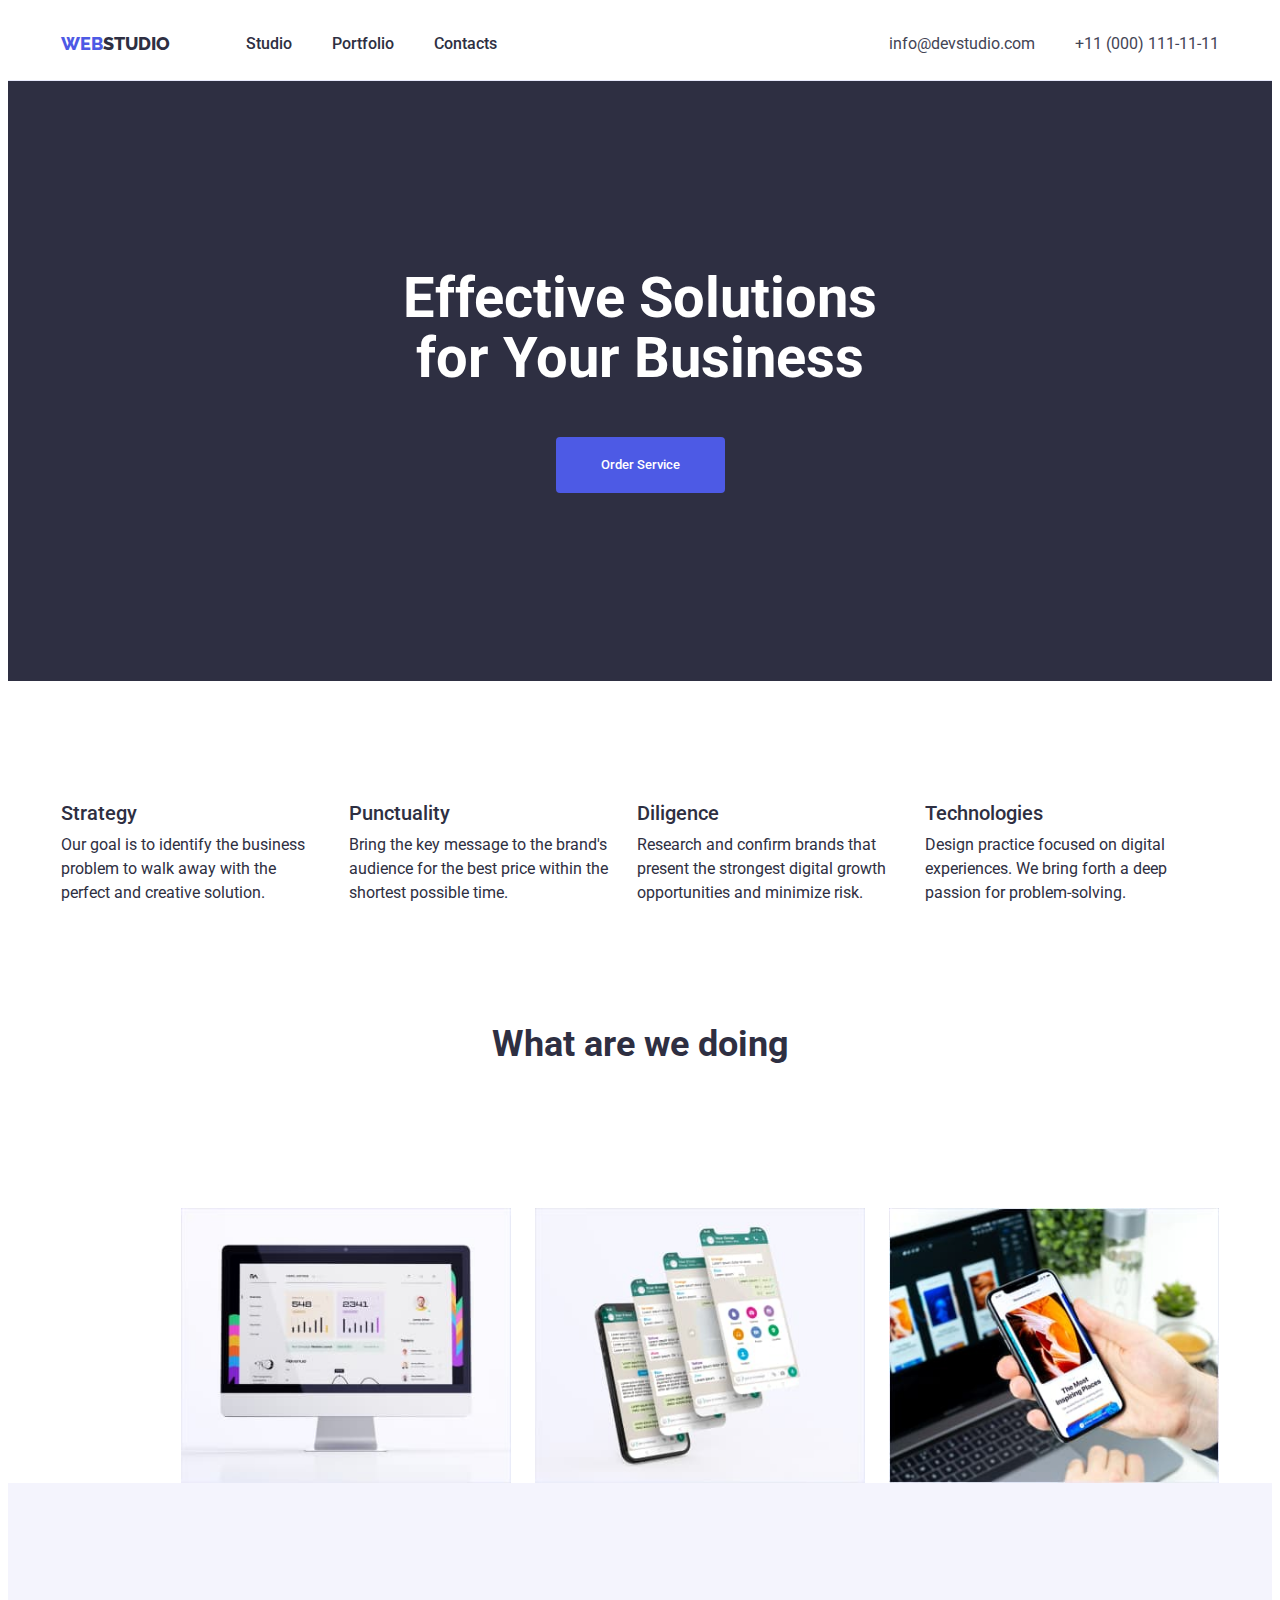
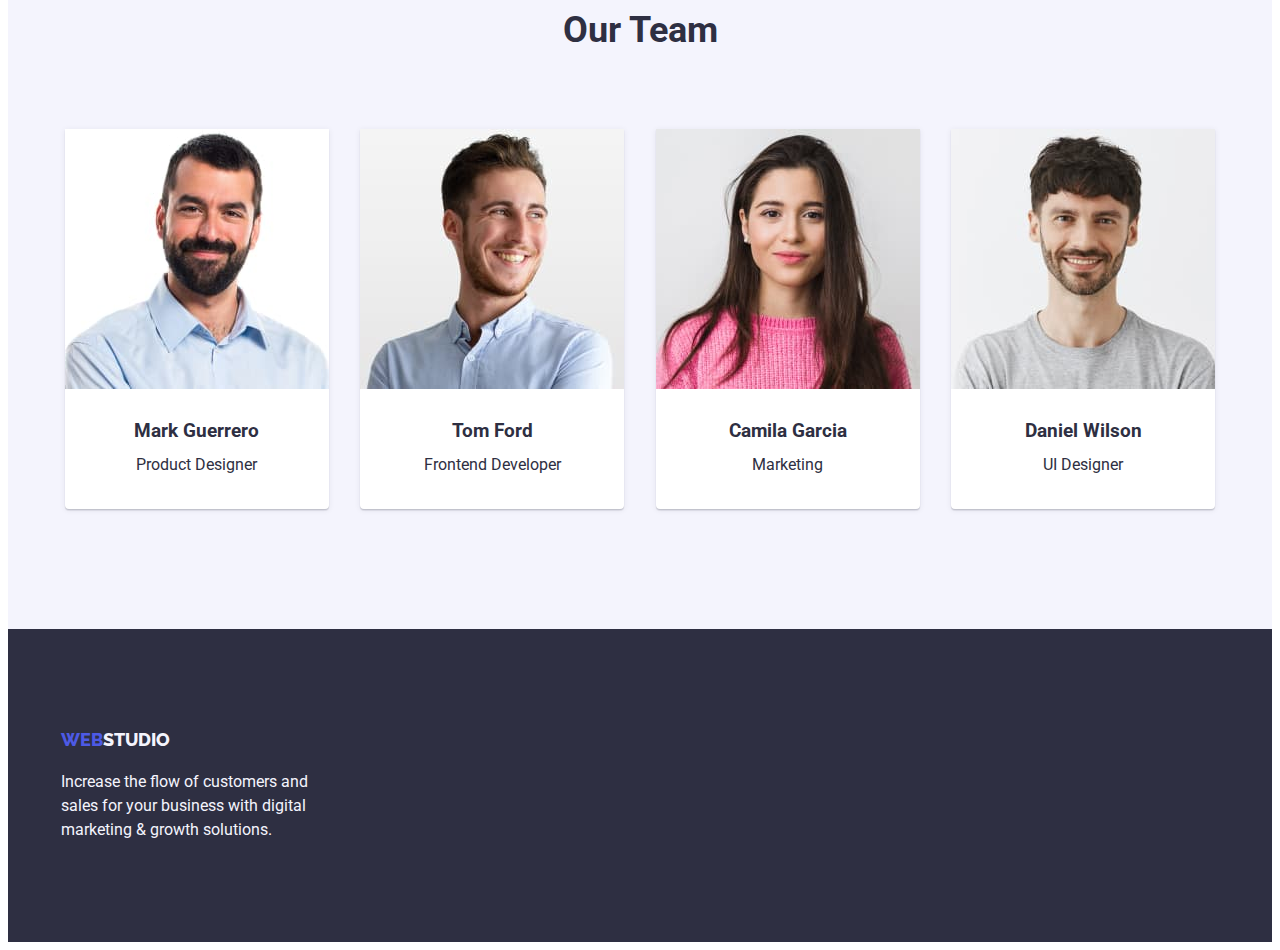
<file: index.html>
<!DOCTYPE html>
<html lang="en">
  <head>
    <meta charset="UTF-8" />
    <meta http-equiv="X-UA-Compatible" content="IE=edge" />
    <meta name="viewport" content="width=device-width, initial-scale=1.0" />
    <title>WebStudio</title>
    <link rel="preconnect" href="https://fonts.googleapis.com" />
    <link rel="preconnect" href="https://fonts.gstatic.com" crossorigin />
    <link
      href="https://fonts.googleapis.com/css2?family=Raleway:wght@800&family=Roboto:wght@400;500;700&display=swap"
      rel="stylesheet"
    />
    <link
      rel="stylesheet"
      href="https://cdnjs.cloudflare.com/ajax/libs/modern-normalize/1.1.0/modern-normalize.min.css"
      integrity="sha512-wpPYUAdjBVSE4KJnH1VR1HeZfpl1ub8YT/NKx4PuQ5NmX2tKuGu6U/JRp5y+Y8XG2tV+wKQpNHVUX03MfMFn9Q=="
      crossorigin="anonymous"
      referrerpolicy="no-referrer"
    />
    <link rel="stylesheet" href="./css/styles.css" />
  </head>
  <body class="body-text">
      <header class="header">
        <div class="container container-header">
        <nav class="nav-text">
          <a class="logo-text-first-section" href="./index.html">WEB</a
          ><span class="logo-text-second-section">STUDIO</span>
          <ul class="nav-container">
            <li class="nav-item"><a class="nav-link" href="./index.html">Studio</a></li>
            <li class="nav-item"><a class="nav-link" href="./portfolio.html">Portfolio</a></li>
            <li class="nav-item"><a class="nav-link" href="">Contacts</a></li>
          </ul>
        </nav>
        <address class="address-text">
          <ul class="address-container">
            <li class="address-item">
              <a href="mailto:info@devstudio.com">info@devstudio.com</a>
            </li>
            <li class="address-item">
              <a href="tel:+110001111111">+11 (000) 111-11-11</a>
            </li>
          </ul>
        </address>
        </div>
      </header>
    <main>
      <!--Hero-->
        <section class="hero">
          <div class="container container-hero">
          <h1 class="hero-text">Effective Solutions for Your Business</h1>
          <button type="button" class="hero-button">Order Service</button>
          </div>
        </section>
      <!--Core Values-->
        <section class="core-values">
          <div class="container">
          <h2 class="sub-header-text visually-hidden">Core Values</h2>
          <ul class="core-values-item-list">
            <li class="core-values-item">
              <h3 class="small-header-text">Strategy</h3>
              <p class="core-values-text">
                Our goal is to identify the business problem to walk away with
                the perfect and creative solution.
              </p>
            </li>
            <li class="core-values-item">
              <h3 class="small-header-text">Punctuality</h3>
              <p class="core-values-text">
                Bring the key message to the brand's audience for the best price
                within the shortest possible time.
              </p>
            </li>
            <li class="core-values-item">
              <h3 class="small-header-text">Diligence</h3>
              <p class="core-values-text">
                Research and confirm brands that present the strongest digital
                growth opportunities and minimize risk.
              </p>
            </li>
            <li class="core-values-item">
              <h3 class="small-header-text">Technologies</h3>
              <p class="core-values-text">
                Design practice focused on digital experiences. We bring forth a
                deep passion for problem-solving.
              </p>
            </li>
          </ul>
        </section>
      </div>
      <!--What Are We Doing-->
        <section class="what-we-are-doing">
          <div class="container">
          <h2 class="what-are-we-doing-header-text">What are we doing</h2>
          <ul class="what-are-we-doing-list">
            <li class="what-are-we-doing-item">
              <img
                src="./images/what-we-are-doing.jpg"
                width="360"
                alt="Stuff our company does"
              />
            </li>
            <li class="what-are-we-doing-item">
              <img
                src="./images/what-we-are-doing2.jpg"
                width="360"
                alt="Stuff our company does"
              />
            </li>
            <li class="what-are-we-doing-item">
              <img
                src="./images/what-we-are-doing3.jpg"
                width="360"
                alt="Stuff our company does"
              />
            </li>
          </ul>
          </div>
        </section>
    
      <!--Team Members-->
      
        <section class="section-with-light-wrapper">
          <div class="container">
          <h2 class="team-header-text">Our Team</h2>
          <ul class="team-outer-container">
            <li class="team-container">
              <img
                src="./images/team-member.jpg"
                width="264"
                alt="Team member photo"
              />
              <h3 class="team-small-header-text">Mark Guerrero</h3>
              <p class="team-position">Product Designer</p>
            </li>
            <li class="team-container">
              <img
                src="./images/team-member2.jpg"
                width="264"
                alt="Team member photo"
              />
              <h3 class="team-small-header-text">Tom Ford</h3>
              <p class="team-position">Frontend Developer</p>
            </li>
            <li class="team-container">
              <img
                src="./images/team-member3.jpg"
                width="264"
                alt="Team member photo"
              />
              <h3 class="team-small-header-text">Camila Garcia</h3>
              <p class="team-position">Marketing</p>
            </li>
            <li class="team-container">
              <img
                src="./images/team-member4.jpg"
                width="264"
                alt="Team member photo"
              />
              <h3 class="team-small-header-text">Daniel Wilson</h3>
              <p class="team-position">UI Designer</p>
            </li>
          </ul>
          </div>
          </div>
        </section>
      
    </main>
      <footer class="footer">
        <div class="container">
          <div class="footer-text">
          <a class="logo-text-first-section" href="./index.html">WEB</a
          ><span class="logo-text-second-section-inverted">STUDIO</span>
          <p class="body-text-inverted">
            Increase the flow of customers and sales for your business with
            digital marketing & growth solutions.
          </p>
          </div>
        </div>
      </footer>
  </body>
</html>
</file>
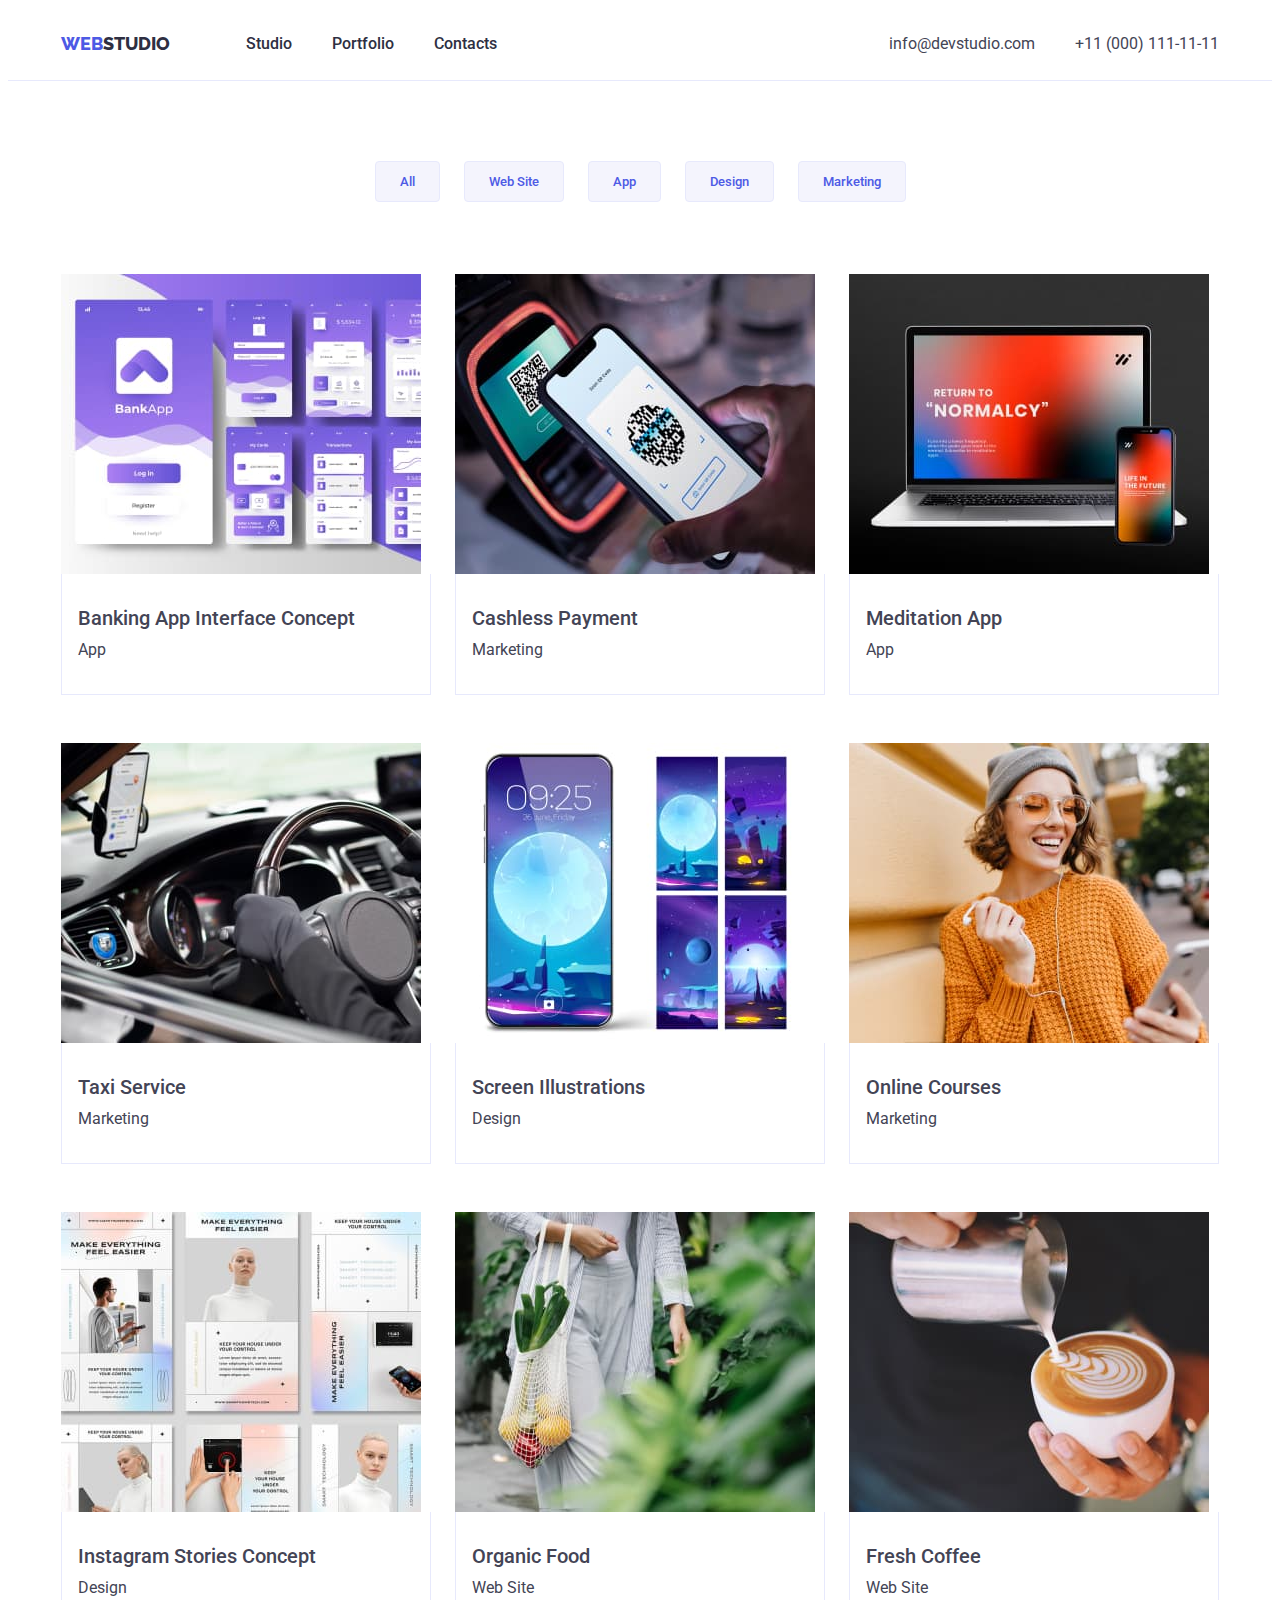
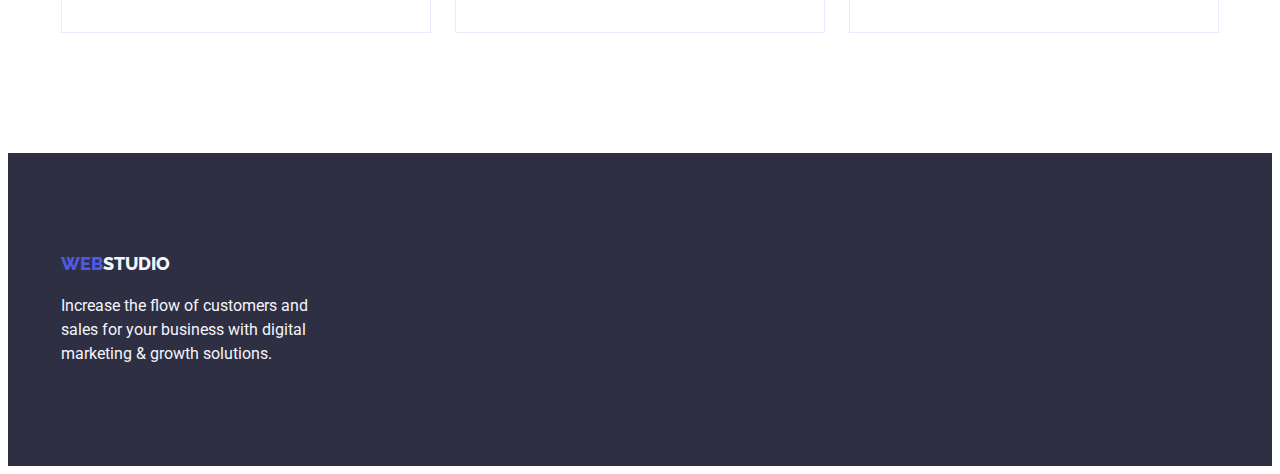
<file: portfolio.html>
<!DOCTYPE html>
<html lang="en">
  <head>
    <meta charset="UTF-8" />
    <meta http-equiv="X-UA-Compatible" content="IE=edge" />
    <meta name="viewport" content="width=device-width, initial-scale=1.0" />
    <title>Portfolio</title>
    <link rel="preconnect" href="https://fonts.googleapis.com" />
    <link rel="preconnect" href="https://fonts.gstatic.com" crossorigin />
    <link
      href="https://fonts.googleapis.com/css2?family=Raleway:wght@800&family=Roboto:wght@400;500;700&display=swap"
      rel="stylesheet"
    />
    <link
      rel="stylesheet"
      href="https://cdnjs.cloudflare.com/ajax/libs/modern-normalize/1.1.0/modern-normalize.min.css"
      integrity="sha512-wpPYUAdjBVSE4KJnH1VR1HeZfpl1ub8YT/NKx4PuQ5NmX2tKuGu6U/JRp5y+Y8XG2tV+wKQpNHVUX03MfMFn9Q=="
      crossorigin="anonymous"
      referrerpolicy="no-referrer"
    />
    <link rel="stylesheet" href="./css/styles.css" />
  </head>
  <body class="body-text">
    <header class="header">
      <div class="container container-header">
        <nav class="nav-text">
          <a class="logo-text-first-section" href="./index.html">WEB</a
          ><span class="logo-text-second-section">STUDIO</span>
          <ul class="nav-container">
            <li class="nav-item">
              <a class="nav-link" href="./index.html">Studio</a>
            </li>
            <li class="nav-item">
              <a class="nav-link" href="./portfolio.html">Portfolio</a>
            </li>
            <li class="nav-item"><a class="nav-link" href="">Contacts</a></li>
          </ul>
        </nav>
        <address class="address-text">
          <ul class="address-container">
            <li class="address-item">
              <a href="mailto:info@devstudio.com">info@devstudio.com</a>
            </li>
            <li class="address-item">
              <a href="tel:+110001111111">+11 (000) 111-11-11</a>
            </li>
          </ul>
        </address>
      </div>
    </header>
    <main>
      <section>
        <div class="container">
          <h1 class="visually-hidden">Portfolio</h1>
          <ul class="gallery-filter">
            <li>
              <button type="button" class="filter-button">All</button>
            </li>
            <li>
              <button type="button" class="filter-button">Web Site</button>
            </li>
            <li>
              <button type="button" class="filter-button">App</button>
            </li>
            <li>
              <button type="button" class="filter-button">Design</button>
            </li>
            <li>
              <button type="button" class="filter-button">Marketing</button>
            </li>
          </ul>
          <ul class="gallery">
            <li class="gallery-container-item">
              <a href="">
                <img
                  src="./images/banking-app-interface.jpg"
                  alt="Banking App
                        Interface Concept"
                  width="360"
                  height="300"
                />
                <div class="gallery-info">
                  <h2 class="gallery-header-title">
                    Banking App Interface Concept
                  </h2>
                  <p class="gallery-text">App</p>
                </div>
              </a>
            </li>
            <li class="gallery-container-item">
              <a href="">
                <img
                  src="./images/cashless-payment.jpg"
                  alt="Cashless Payment"
                  width="360"
                  height="300"
                />
                <div class="gallery-info">
                  <h2 class="gallery-header-title">Cashless Payment</h2>
                  <p class="gallery-text">Marketing</p>
                </div>
              </a>
            </li>
            <li class="gallery-container-item">
              <a href="">
                <img
                  src="./images/meditation-app.jpg"
                  alt="Meditation App"
                  width="360"
                  height="300"
                />
                <div class="gallery-info">
                  <h2 class="gallery-header-title">Meditation App</h2>
                  <p class="gallery-text">App</p>
                </div>
              </a>
            </li>
            <li class="gallery-container-item">
              <a href="">
                <img
                  src="./images/taxi-service.jpg"
                  alt="Taxi Service"
                  width="360"
                  height="300"
                />

                <div class="gallery-info">
                  <h2 class="gallery-header-title">Taxi Service</h2>
                  <p class="gallery-text">Marketing</p>
                </div>
              </a>
            </li>
            <li class="gallery-container-item">
              <a href="">
                <img
                  src="./images/screen-illustrations.jpg"
                  alt="Screen
                        Illustrations"
                  width="360"
                  height="300"
                />

                <div class="gallery-info">
                  <h2 class="gallery-header-title">Screen Illustrations</h2>
                  <p class="gallery-text">Design</p>
                </div>
              </a>
            </li>
            <li class="gallery-container-item">
              <a href="">
                <img
                  src="./images/online-courses.jpg"
                  alt="Online Courses"
                  width="360"
                  height="300"
                />

                <div class="gallery-info">
                  <h2 class="gallery-header-title">Online Courses</h2>
                  <p class="gallery-text">Marketing</p>
                </div>
              </a>
            </li>
            <li class="gallery-container-item">
              <a href="">
                <img
                  src="./images/instargam-stories-concept.jpg"
                  alt="Instagram
                        Stories Concept"
                  width="360"
                  height="300"
                />

                <div class="gallery-info">
                  <h2 class="gallery-header-title">
                    Instagram Stories Concept
                  </h2>
                  <p class="gallery-text">Design</p>
                </div>
              </a>
            </li>
            <li class="gallery-container-item">
              <a href="">
                <img
                  src="./images/organic-food.jpg"
                  alt="Organic Food"
                  width="360"
                  height="300"
                />

                <div class="gallery-info">
                  <h2 class="gallery-header-title">Organic Food</h2>
                  <p class="gallery-text">Web Site</p>
                </div>
              </a>
            </li>
            <li class="gallery-container-item">
              <a href="">
                <img
                  src="./images/fresh-coffee.jpg"
                  alt="Fresh Coffee"
                  width="360"
                  height="300"
                />

                <div class="gallery-info">
                  <h2 class="gallery-header-title">Fresh Coffee</h2>
                  <p class="gallery-text">Web Site</p>
                </div>
              </a>
            </li>
          </ul>
        </div>
      </section>
    </main>
    <div class="wide-container">
      <footer class="footer">
        <div class="container">
          <div class="footer-text">
            <a class="logo-text-first-section" href="./index.html">WEB</a
            ><span class="logo-text-second-section-inverted">STUDIO</span>
            <p class="body-text-inverted">
              Increase the flow of customers and sales for your business with
              digital marketing & growth solutions.
            </p>
          </div>
        </div>
      </footer>
    </div>
  </body>
</html>
</file>
<file: css/styles.css>
:root {
  --primary-brand-color: #4d5ae5;
  --pressed-state-color: #404bbf;
  --dark-main-color: #2e2f42;
  --success-color: #31d0aa;
  --text-color: #434455;
  --subtle-text-color: #8e8f99;
  --accent-color: #e7e9fc;
  --light-main-color: #f4f4fd;
  --model-overlay-color: #2e2f42;
  --dark-background-color: #2e2f42;
  --light-background-color: #ffffff;
  --modal-background: #fcfcfc;
}

img {
  display: block;
  max-width: 100%;
}

ul {
  padding: 0;
  margin: 0;
}

h1,
h2,
h3,
p {
  margin-top: 0;
  margin-bottom: 0;
}

a {
  text-decoration: none;
  color: inherit;
}

a:active {
  color: var(--pressed-state-color);
}

a:hover,
a:focus {
  color: var(--primary-brand-color);
}

li {
  list-style: none;
}

.body-text {
  font-family: Roboto, sans-serif;
  font-weight: 400;
  font-size: 16px;
  line-height: 1.5;
  color: var(--dark-main-color);
}

.body-text-inverted {
  display: flex;
  font-family: Roboto, sans-serif;
  font-weight: 400;
  font-size: 16px;
  line-height: 1.5;
  color: var(--light-main-color);
}

.nav-text {
  display: flex;
  align-items: center;
  font-weight: 500;
  color: var(--dark-main-color);
}

.nav-text a {
  display: block;
}

.nav-container {
  display: flex;
  margin-left: 76px;
}
.nav-container .nav-item:not(:last-child) {
  margin-right: 40px;
}

.nav-link {
  padding-top: 24px;
  padding-bottom: 24px;
}
.address-container .address-item:not(:last-child) {
  display: flex;
  justify-content: flex-end;
}
.address-container {
  margin-left: 0px;
}

.address-item:last-child {
  margin-left: 40px;
}

.address-text {
  font-weight: 400;
  color: var(--text-color);
  font-style: normal;
  margin-left: auto;
}

.header {
  margin-left: auto;
  margin-right: auto;
  justify-content: baseline;
  border-bottom: 1px solid var(--accent-color);
}
.header-container {
  display: flex;
  align-items: center;
  padding-left: 0;
  margin-left: 0;
  border-bottom-color: var(--accent-color);
  border-width: 1px;
  padding-top: 8px;
  padding-bottom: 8px;
}

.logo-text-first-section,
logo-text-second-section {
  margin-left: 0px;
}

.logo-text-first-section {
  font-family: Raleway, sans-serif;
  font-weight: 800;
  font-size: 18px;
  line-height: 1.16;
  color: var(--primary-brand-color);
  text-transform: capitalize;
}

.logo-text-second-section {
  font-family: Raleway, sans-serif;
  font-weight: 800;
  font-size: 18px;
  line-height: 1.16;
  color: var(--dark-main-color);
  text-transform: capitalize;
}

.logo-text-second-section-inverted {
  font-family: Raleway, sans-serif;
  font-weight: 800;
  font-size: 18px;
  line-height: 1.16;
  color: var(--light-main-color);
  text-transform: capitalize;
}

.main-title-text {
  font-weight: 700;
  font-size: 56px;
  line-height: 1.07;
  text-align: center;
}

.sub-header-text {
  font-weight: 700;
  font-size: 36px;
  line-height: 1.1;
  text-align: center;
}

.small-header-text {
  font-weight: 500;
  font-size: 20px;
  line-height: 1.2;
  text-align: left;
}

.hero,
.footer {
  background-color: var(--dark-background-color);
}

.hero {
  text-align: center;
  padding: 188px 0;
}

.team-outer-container {
  background-color: var(--light-main-color);
  display: flex;
  flex-wrap: wrap;
  gap: 24px;
  padding-right: 0;
  padding-left: 0;
  margin-left: auto;
  margin-right: auto;
}

.team-container {
  width: 264;
  padding-right: 0;
  padding-left: 0;
  margin-left: auto;
  margin-right: auto;
  justify-content: center;
  background-color: var(--light-background-color);
  border-bottom-left-radius: 4px;
  border-bottom-right-radius: 4px;
  box-shadow: 0px 2px 1px 0px rgba(46, 47, 66, 0.08),
    0px 1px 1px 0px rgba(46, 47, 66, 0.16),
    0px 1px 6px 0px rgba(46, 47, 66, 0.08);
}

.hero-text {
  font-weight: 700;
  font-size: 56px;
  line-height: 1.07;
  color: var(--light-background-color);
  text-align: center;
  max-width: 496px;
  margin-top: 0;
  margin-left: auto;
  margin-right: auto;
}

.hero-button {
  font-family: Roboto, sans-serif;
  font-weight: 500;
  color: var(--light-background-color);
  background-color: var(--primary-brand-color);
  width: 169px;
  height: 56px;
  border-radius: 4px;
  border: 0;
  margin-top: 48px;
  cursor: pointer;
}

.filter-button {
  display: block;
  font-family: Roboto, sans-serif;
  font-weight: 500;
  color: var(--primary-brand-color);
  background-color: var(--light-main-color);
  cursor: pointer;
  padding: 12px 24px 12px 24px;
  border: 1px solid var(--accent-color);
  border-radius: 4px;
}
.gallery-filter {
  gap: 24px;
}

.filter-button:hover,
.filter-button:focus {
  color: var(--light-background-color);
  background-color: var(--pressed-state-color);
}

.visually-hidden {
  position: absolute;
  width: 1px;
  height: 1px;
  margin: -1px;
  border: 0;
  padding: 0;

  white-space: nowrap;
  clip-path: inset(100%);
  clip: rect(0 0 0 0);
  overflow: hidden;
}
.section-with-light-wrapper {
  background-color: var(--light-main-color);
  padding-top: 120px;
  padding-bottom: 120px;
}

.container {
  max-width: 1158px;
  padding-right: 15px;
  padding-left: 15px;
  margin-left: auto;
  margin-right: auto;
}

.container-header {
  display: flex;
  align-items: center;
}

.hero-text-container {
  padding-top: 188px;
  margin-left: auto;
  margin-right: auto;
  width: 496px;
}

.footer-text {
  max-width: 264px;
}
.footer {
  padding-top: 100px;
  padding-bottom: 100px;
}

.container-hero {
  text-align: center;
  align-items: center;
}

.team-position {
  text-align: center;
  margin-top: 8px;
  padding-bottom: 32px;
}

.team-small-header-text {
  text-align: center;
  padding-top: 28px;
}

.address-container {
  display: flex;
  justify-content: flex-end;
}

.what-are-we-doing-list {
  display: flex;
  padding-right: 0;
  padding-left: 120px;
  margin-left: auto;
  margin-right: auto;
  justify-content: center;
  gap: 24px;
}

.what-are-we-doing-item {
  margin-top: 72px;
  border-width: 1px;
  border-color: var(--accent-color);
}
.core-values-container {
  display: flex;
  max-width: 1158px;
  padding-right: 15px;
  padding-left: 15px;
  margin-top: 120px;
  margin-left: auto;
  margin-right: auto;
  justify-content: space-between;
  align-items: center;
}

.core-values-item {
  max-width: 264px;
  display: block;
  align-items: first baseline;
  margin-left: 24px;
}

.core-values-item:first-child {
  margin-left: 0;
}

.core-values-item-list {
  padding-left: 0;
  display: flex;
}

.core-values-text {
  margin-top: 8px;
}

.core-values {
  padding-top: 120px;
}

.what-are-we-doing-header-text {
  font-weight: 700;
  font-size: 36px;
  line-height: 1.1;
  text-align: center;
  margin-bottom: 72px;
  padding-top: 120px;
}

.footer-container {
  display: flex;
  margin-right: 156px;
  max-width: 1158px;
  padding-right: 15px;
  padding-left: 15px;
  margin-left: auto;
  margin-right: auto;
}

.team-header-text {
  font-weight: 700;
  font-size: 36px;
  text-align: center;
  margin-bottom: 72px;
}

.footer-text .body-text-inverted {
  margin-top: 17px;
}

.gallery-filter-container {
  display: flex;
  justify-content: center;
  max-width: 1158px;
  padding-right: 15px;
  padding-left: 15px;
  margin-left: auto;
  margin-right: auto;
  padding-top: 80px;
  padding-bottom: 72px;
}

.gallery-filter {
  display: flex;
  justify-content: center;
  margin-left: auto;
  margin-right: auto;
  margin-top: 80px;
  margin-bottom: 72px;
}

.gallery {
  display: flex;
  flex-wrap: wrap;
  padding-right: 0;
  padding-left: 0;
  margin-bottom: 120px;
  margin-left: 0;
  margin-right: 0;
  row-gap: 48px;
  column-gap: 24px;
  justify-content: center;
}

.gallery-container-item {
  flex-basis: calc((100% - 2 * 24px) / 3);
  padding-right: 0;
  padding-left: 0;
  color: var(--text-color);
}

.gallery-header-title {
  font-weight: 500;
  font-size: 20px;
  line-height: 1.2;
  text-align: left;
  margin-left: 16px;
  padding-top: 32px;
}

.gallery-text {
  margin-top: 8px;
  margin-left: 16px;
  padding-bottom: 32px;
}
.gallery-info {
  border-color: var(--accent-color);
  border-style: solid;
  border-width: 1px;
  border-top: none;
}
</file>
